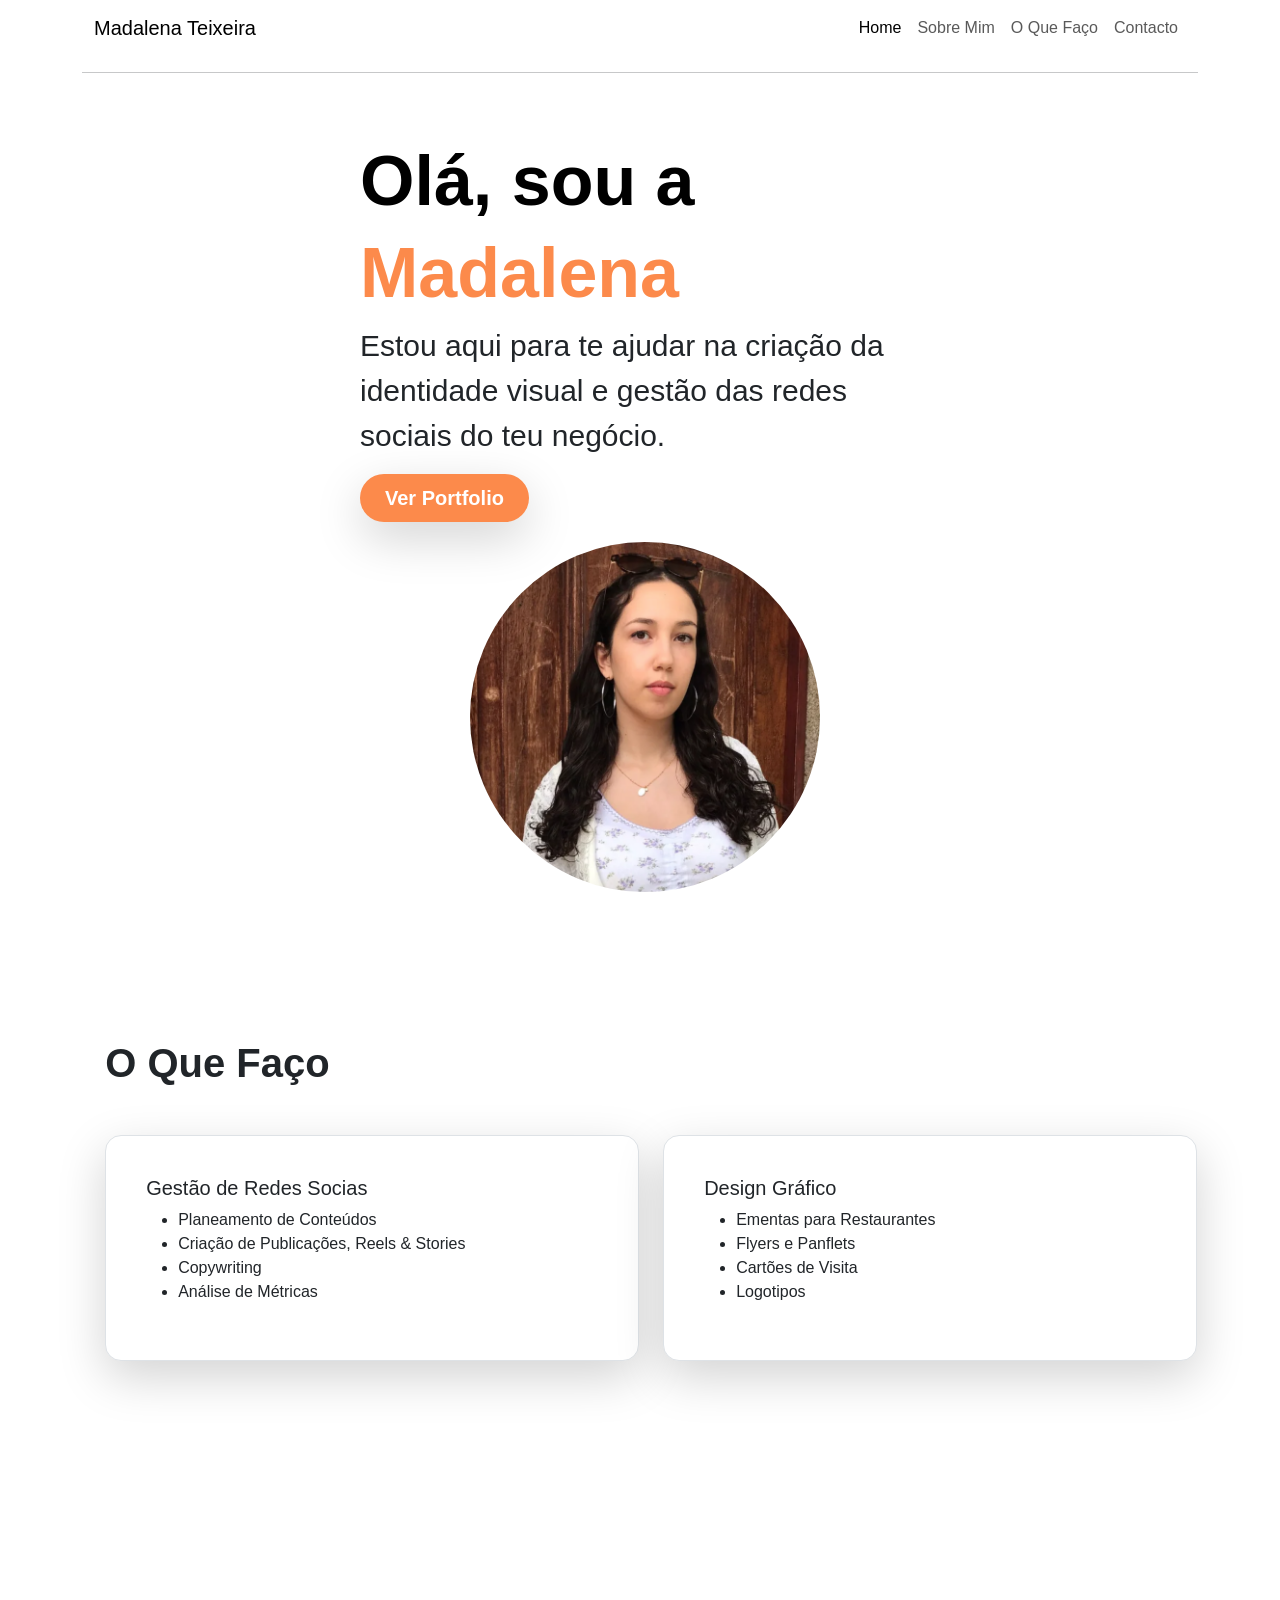
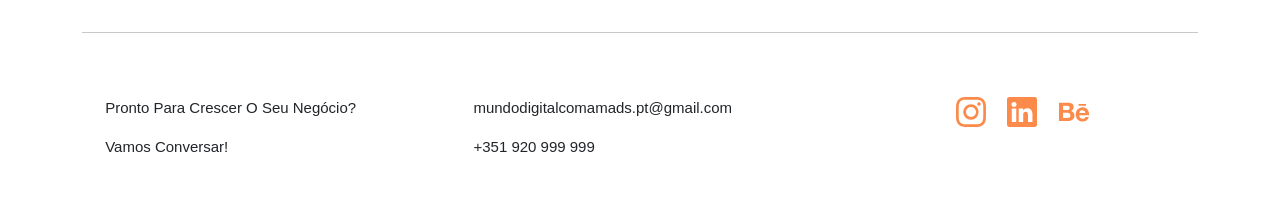
<file: index.html>
<!DOCTYPE html>
<html lang="en">

<head>
    <meta charset="UTF-8">
    <meta name="viewport" content="width=device-width, initial-scale=1.0">
    <title>Portfolio - Madalena Teixeira - Design</title>


    <!-- css Bootstrap-->
    <link href="https://cdn.jsdelivr.net/npm/bootstrap@5.3.8/dist/css/bootstrap.min.css" rel="stylesheet"
        integrity="sha384-sRIl4kxILFvY47J16cr9ZwB07vP4J8+LH7qKQnuqkuIAvNWLzeN8tE5YBujZqJLB" crossorigin="anonymous">
    <!-- .css Bootstrap-->

    <!-- CSS -->
    <link rel="stylesheet" href="./CSS/style.css">

    <!-- .CSS -->

    <!-- link icons -->
    <link rel="stylesheet" href="https://cdn.jsdelivr.net/npm/bootstrap-icons@1.13.2/font/bootstrap-icons.min.css">

</head>

<body class="container">


    <!-- menu de navegação -->

    <nav class="navbar navbar-expand-lg bg-white">
        <div class="container-fluid">
            <a class="navbar-brand" href="index.html">Madalena Teixeira</a>
            <button class="navbar-toggler" type="button" data-bs-toggle="collapse" data-bs-target="#navbarNav"
                aria-controls="navbarNav" aria-expanded="false" aria-label="Toggle navigation">
                <span class="navbar-toggler-icon"></span>
            </button>
            <div id="navbar" class="collapse navbar-collapse" id="navbarNav">

                <ul class="navbar-nav ms-auto"> <!-- ms-auto empurra os menus para a direita-->
                    <li class="nav-item">
                        <a class="nav-link active home" aria-current="page" href="index.html">Home</a>
                    </li>
                    <li class="nav-item">
                        <a class="nav-link" href="./pages/sobre mim.html">Sobre Mim</a>
                    </li>
                    <li class="nav-item">
                        <a class="nav-link" href="#Projetos">O Que Faço</a>
                    </li>
                    <li class="nav-item">
                        <a class="nav-link" href="./pages/contacto.html">Contacto</a>
                    </li>
                </ul>

            </div>

        </div>
    </nav>
    <hr>
    <!-- .menu de navegação -->


    <!-- secção de apresentação inicial -->

    <section id="inicio">
        <div id="bloco_um">
            <h1 id="ola">Olá, sou a</h1>
            <h1>Madalena</h1>
            <p>Estou aqui para te ajudar na criação da identidade visual e gestão das redes sociais do teu negócio.</p>
            <a href="https://www.behance.net/madalenteixeir5" target="_blank"  
                class="btn btn-lg shadow-lg rounded-pill px-4 fw-bold btn-portfolio">Ver Portfolio</a>
        </div>
        <div id="bloco_dois">
            <img alt="foto" src="./images/foto.png" />
        </div>

    </section>

    <!-- .secção de apresentação inicial -->

    <!-- secção trabalhos que faço -->

    <div id="Projetos" class="container py-5 projetos">
        <h4 class="mb-5">O Que Faço</h4>

        <div class="row g-4 align-items-center justify-content-center">
            <!-- Cartão 1: Gestão de Redes Sociais -->
            <div class=" col-12 col-md-6 ">
                <div class="card h-100 border p-4 shadow-lg rounded-4">

                    <div class="card-body">
                        <h5 class="card-title">Gestão de Redes Socias</h5>
                        <ul>
                            <li>Planeamento de Conteúdos</li>
                            <li>Criação de Publicações, Reels & Stories</li>
                            <li>Copywriting</li>
                            <li>Análise de Métricas</li>
                        </ul>

                    </div>
                </div>
            </div>

            <!-- Cartão 2: Design Gráfico -->
            <div class=" col-12 col-md-6 ">
                <div class="card h-100 border p-4 shadow-lg rounded-4">

                    <div class="card-body">
                        <h5 class="card-title">Design Gráfico</h5>
                        <ul>
                            <li>Ementas para Restaurantes</li>
                            <li>Flyers e Panflets</li>
                            <li>Cartões de Visita</li>
                            <li>Logotipos</li>
                        </ul>


                    </div>
                </div>
            </div>


    </div>
    </div>

    <!-- .secção trabalhos que faço -->


    <hr>

        <!-- secção rodapé -->
        <footer class=" py-5 footer">
            <div class="container">
                <div class="row">
                    <div class=" col-4 col-md-4 bg-white">
                        <p class="texto-rodape">Pronto Para Crescer O Seu Negócio?</p>
                        <p class="texto-rodape">Vamos Conversar!</p>
                    </div>
                    <div class="col-8 col-md-4 bg-white">
                        <p class="texto-rodape">mundodigitalcomamads.pt@gmail.com</p>
                        <p class="texto-rodape">+351 920 999 999</p>
                    </div>
                    <div class="col-md-4 bg-white">

                        <!-- link instagram -->
                        <a class="icon-link icon-link-hover" href="https://www.instagram.com/madalenat.digital/">
                            <svg xmlns="http://www.w3.org/2000/svg" width="16" height="16" fill="currentColor"
                                class="bi bi-instagram" viewBox="0 0 16 16">
                                <path
                                    d="M8 0C5.829 0 5.556.01 4.703.048 3.85.088 3.269.222 2.76.42a3.9 3.9 0 0 0-1.417.923A3.9 3.9 0 0 0 .42 2.76C.222 3.268.087 3.85.048 4.7.01 5.555 0 5.827 0 8.001c0 2.172.01 2.444.048 3.297.04.852.174 1.433.372 1.942.205.526.478.972.923 1.417.444.445.89.719 1.416.923.51.198 1.09.333 1.942.372C5.555 15.99 5.827 16 8 16s2.444-.01 3.298-.048c.851-.04 1.434-.174 1.943-.372a3.9 3.9 0 0 0 1.416-.923c.445-.445.718-.891.923-1.417.197-.509.332-1.09.372-1.942C15.99 10.445 16 10.173 16 8s-.01-2.445-.048-3.299c-.04-.851-.175-1.433-.372-1.941a3.9 3.9 0 0 0-.923-1.417A3.9 3.9 0 0 0 13.24.42c-.51-.198-1.092-.333-1.943-.372C10.443.01 10.172 0 7.998 0zm-.717 1.442h.718c2.136 0 2.389.007 3.232.046.78.035 1.204.166 1.486.275.373.145.64.319.92.599s.453.546.598.92c.11.281.24.705.275 1.485.039.843.047 1.096.047 3.231s-.008 2.389-.047 3.232c-.035.78-.166 1.203-.275 1.485a2.5 2.5 0 0 1-.599.919c-.28.28-.546.453-.92.598-.28.11-.704.24-1.485.276-.843.038-1.096.047-3.232.047s-2.39-.009-3.233-.047c-.78-.036-1.203-.166-1.485-.276a2.5 2.5 0 0 1-.92-.598 2.5 2.5 0 0 1-.6-.92c-.109-.281-.24-.705-.275-1.485-.038-.843-.046-1.096-.046-3.233s.008-2.388.046-3.231c.036-.78.166-1.204.276-1.486.145-.373.319-.64.599-.92s.546-.453.92-.598c.282-.11.705-.24 1.485-.276.738-.034 1.024-.044 2.515-.045zm4.988 1.328a.96.96 0 1 0 0 1.92.96.96 0 0 0 0-1.92m-4.27 1.122a4.109 4.109 0 1 0 0 8.217 4.109 4.109 0 0 0 0-8.217m0 1.441a2.667 2.667 0 1 1 0 5.334 2.667 2.667 0 0 1 0-5.334" />
                            </svg>

                        </a>

                        <!-- .link instagram -->


                        <!-- link linkedin -->
                        <a class="icon-link icon-link-hover" href="https://www.linkedin.com/in/madalena-mteixeira/">
                            <svg xmlns="http://www.w3.org/2000/svg" width="16" height="16" fill="currentColor"
                                class="bi bi-linkedin" viewBox="0 0 16 16">
                                <path
                                    d="M0 1.146C0 .513.526 0 1.175 0h13.65C15.474 0 16 .513 16 1.146v13.708c0 .633-.526 1.146-1.175 1.146H1.175C.526 16 0 15.487 0 14.854zm4.943 12.248V6.169H2.542v7.225zm-1.2-8.212c.837 0 1.358-.554 1.358-1.248-.015-.709-.52-1.248-1.342-1.248S2.4 3.226 2.4 3.934c0 .694.521 1.248 1.327 1.248zm4.908 8.212V9.359c0-.216.016-.432.08-.586.173-.431.568-.878 1.232-.878.869 0 1.216.662 1.216 1.634v3.865h2.401V9.25c0-2.22-1.184-3.252-2.764-3.252-1.274 0-1.845.7-2.165 1.193v.025h-.016l.016-.025V6.169h-2.4c.03.678 0 7.225 0 7.225z" />
                            </svg>

                        </a>
                        <!-- .link linkedin -->


                        <!-- link behance -->
                        <a class="icon-link icon-link-hover" href="https://www.behance.net/madalenteixeir5">
                            <svg xmlns="http://www.w3.org/2000/svg" width="16" height="16" fill="currentColor"
                                class="bi bi-behance" viewBox="0 0 16 16">
                                <path
                                    d="M4.654 3c.461 0 .887.035 1.278.14.39.07.711.216.996.391s.497.426.641.747c.14.32.216.711.216 1.137 0 .496-.106.922-.356 1.242-.215.32-.566.606-.997.817.606.176 1.067.496 1.348.922s.461.957.461 1.563c0 .496-.105.922-.285 1.278a2.3 2.3 0 0 1-.782.887c-.32.215-.711.39-1.137.496a5.3 5.3 0 0 1-1.278.176L0 12.803V3zm-.285 3.978c.39 0 .71-.105.957-.285.246-.18.355-.497.355-.887 0-.216-.035-.426-.105-.567a1 1 0 0 0-.32-.355 1.8 1.8 0 0 0-.461-.176c-.176-.035-.356-.035-.567-.035H2.17v2.31c0-.005 2.2-.005 2.2-.005zm.105 4.193c.215 0 .426-.035.606-.07.176-.035.356-.106.496-.216s.25-.215.356-.39c.07-.176.14-.391.14-.641 0-.496-.14-.852-.426-1.102-.285-.215-.676-.32-1.137-.32H2.17v2.734h2.305zm6.858-.035q.428.427 1.278.426c.39 0 .746-.106 1.032-.286q.426-.32.53-.64h1.74c-.286.851-.712 1.457-1.278 1.848-.566.355-1.243.566-2.06.566a4.1 4.1 0 0 1-1.527-.285 2.8 2.8 0 0 1-1.137-.782 2.85 2.85 0 0 1-.712-1.172c-.175-.461-.25-.957-.25-1.528 0-.531.07-1.032.25-1.493.18-.46.426-.852.747-1.207.32-.32.711-.606 1.137-.782a4 4 0 0 1 1.493-.285c.606 0 1.137.105 1.598.355.46.25.817.532 1.102.958.285.39.496.851.641 1.348.07.496.105.996.07 1.563h-5.15c0 .58.21 1.11.496 1.396m2.24-3.732c-.25-.25-.642-.391-1.103-.391-.32 0-.566.07-.781.176s-.356.25-.496.39a.96.96 0 0 0-.25.497c-.036.175-.07.32-.07.46h3.196c-.07-.526-.25-.882-.497-1.132zm-3.127-3.728h3.978v.957h-3.978z" />
                            </svg>

                        </a>
                        <!-- .link behance -->

                    </div>
                </div>
            </div>








        </footer>
<!-- .secção rodapé -->

<script src="https://cdn.jsdelivr.net/npm/bootstrap@5.3.3/dist/js/bootstrap.bundle.min.js"></script>
</body>

</html>
</file>
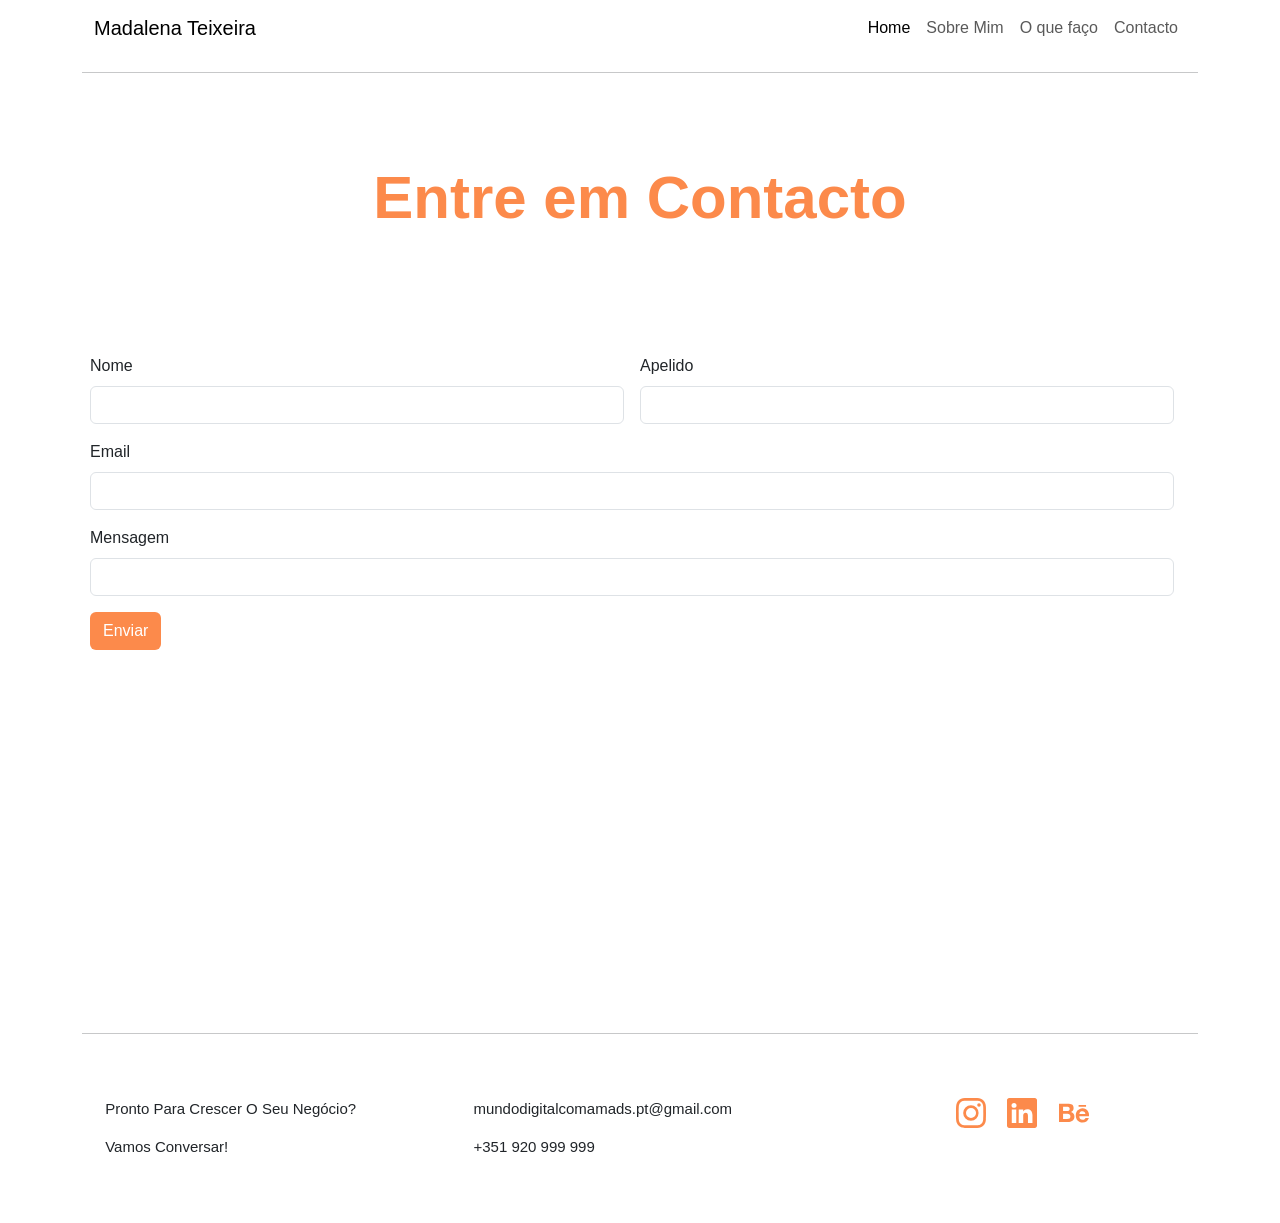
<file: pages/contacto.html>
<!DOCTYPE html>
<html lang="en">
<head>
    <meta charset="UTF-8">
    <meta name="viewport" content="width=device-width, initial-scale=1.0">
    <title>Contacto</title>

    <!-- css Bootstrap-->
    <link href="https://cdn.jsdelivr.net/npm/bootstrap@5.3.8/dist/css/bootstrap.min.css" 
    rel="stylesheet" 
    integrity="sha384-sRIl4kxILFvY47J16cr9ZwB07vP4J8+LH7qKQnuqkuIAvNWLzeN8tE5YBujZqJLB" 
    crossorigin="anonymous">
    <!-- .css Bootstrap-->

    <!-- CSS -->
    <link rel="stylesheet" href="../CSS/style.css">

    <!-- .CSS -->


</head>
<body class="container">

     <!-- menu de navegação -->


    <nav class="navbar navbar-expand-lg bg-white">
        <div class="container-fluid">
            <a class="navbar-brand" href="../index.html">Madalena Teixeira</a>
            <button class="navbar-toggler" type="button" data-bs-toggle="collapse" data-bs-target="#navbarNav"
                aria-controls="navbarNav" aria-expanded="false" aria-label="Toggle navigation">
                <span class="navbar-toggler-icon"></span>
            </button>
            <div id="navbar" class="collapse navbar-collapse" id="navbarNav">
                <ul class="navbar-nav ms-auto">
                    <li class="nav-item">
                        <a class="nav-link active" aria-current="page" href="../index.html">Home</a>
                    </li>
                    <li class="nav-item">
                        <a class="nav-link" href="/pages/sobre mim.html">Sobre Mim</a>
                    </li>
                    <li class="nav-item">
                        <a class="nav-link" href="../index.html#Projetos">O que faço</a>
                    </li>
                    <li class="nav-item">
                        <a class="nav-link" href="contacto.html">Contacto</a>
                    </li>
                </ul>
            </div>
        </div>
    </nav>
    <hr>
<!-- .menu de navegação -->






<!-- Formulário de contacto -->

<section id="form-container">
    <h6>Entre em Contacto</h6>

    <form class=" container py-5 row g-3 form">
            <div class="col-12 col-md-6">
                <label for="inputName" class="form-label">Nome</label>
                <input type="text" class="form-control" id="inputname" required>
            </div>

            <div class="col-12 col-md-6">
                <label for="inputName" class="form-label">Apelido</label>
                <input type="text" class="form-control" id="inputname" required>
           </div>
            
            <div class="col-12">
                <label for="inputEmail4" class="form-label">Email</label>
                <input type="email" class="form-control" id="inputEmail4" required>
           </div>

            <div class="col-12">
                <label for="inputAddress" class="form-label">Mensagem</label>
                <input type="text" class="form-control" id="inputmensage" required>
            </div>

            <div class="col-12">
                <button type="submit" class="btn btn-form">Enviar</button>
            </div>
            
    </form>
 </section>  

        


<hr>
         <!-- secção rodapé -->
        <footer class=" py-5 footer">
            <div class="container">
                <div class="row">
                    <div class=" col-4 col-md-4 bg-white">
                        <p class="texto-rodape">Pronto Para Crescer O Seu Negócio?</p>
                        <p class="texto-rodape">Vamos Conversar!</p>
                    </div>
                    <div class="col-8 col-md-4 bg-white">
                        <p class="texto-rodape">mundodigitalcomamads.pt@gmail.com</p>
                        <p class="texto-rodape">+351 920 999 999</p>
                    </div>
                    <div class="col-md-4 bg-white">

                        <!-- link instagram -->
                        <a class="icon-link icon-link-hover" href="https://www.instagram.com/madalenat.digital/">
                            <svg xmlns="http://www.w3.org/2000/svg" width="16" height="16" fill="currentColor"
                                class="bi bi-instagram" viewBox="0 0 16 16">
                                <path
                                    d="M8 0C5.829 0 5.556.01 4.703.048 3.85.088 3.269.222 2.76.42a3.9 3.9 0 0 0-1.417.923A3.9 3.9 0 0 0 .42 2.76C.222 3.268.087 3.85.048 4.7.01 5.555 0 5.827 0 8.001c0 2.172.01 2.444.048 3.297.04.852.174 1.433.372 1.942.205.526.478.972.923 1.417.444.445.89.719 1.416.923.51.198 1.09.333 1.942.372C5.555 15.99 5.827 16 8 16s2.444-.01 3.298-.048c.851-.04 1.434-.174 1.943-.372a3.9 3.9 0 0 0 1.416-.923c.445-.445.718-.891.923-1.417.197-.509.332-1.09.372-1.942C15.99 10.445 16 10.173 16 8s-.01-2.445-.048-3.299c-.04-.851-.175-1.433-.372-1.941a3.9 3.9 0 0 0-.923-1.417A3.9 3.9 0 0 0 13.24.42c-.51-.198-1.092-.333-1.943-.372C10.443.01 10.172 0 7.998 0zm-.717 1.442h.718c2.136 0 2.389.007 3.232.046.78.035 1.204.166 1.486.275.373.145.64.319.92.599s.453.546.598.92c.11.281.24.705.275 1.485.039.843.047 1.096.047 3.231s-.008 2.389-.047 3.232c-.035.78-.166 1.203-.275 1.485a2.5 2.5 0 0 1-.599.919c-.28.28-.546.453-.92.598-.28.11-.704.24-1.485.276-.843.038-1.096.047-3.232.047s-2.39-.009-3.233-.047c-.78-.036-1.203-.166-1.485-.276a2.5 2.5 0 0 1-.92-.598 2.5 2.5 0 0 1-.6-.92c-.109-.281-.24-.705-.275-1.485-.038-.843-.046-1.096-.046-3.233s.008-2.388.046-3.231c.036-.78.166-1.204.276-1.486.145-.373.319-.64.599-.92s.546-.453.92-.598c.282-.11.705-.24 1.485-.276.738-.034 1.024-.044 2.515-.045zm4.988 1.328a.96.96 0 1 0 0 1.92.96.96 0 0 0 0-1.92m-4.27 1.122a4.109 4.109 0 1 0 0 8.217 4.109 4.109 0 0 0 0-8.217m0 1.441a2.667 2.667 0 1 1 0 5.334 2.667 2.667 0 0 1 0-5.334" />
                            </svg>

                        </a>

                        <!-- .link instagram -->


                        <!-- link linkedin -->
                        <a class="icon-link icon-link-hover" href="https://www.linkedin.com/in/madalena-mteixeira/">
                            <svg xmlns="http://www.w3.org/2000/svg" width="16" height="16" fill="currentColor"
                                class="bi bi-linkedin" viewBox="0 0 16 16">
                                <path
                                    d="M0 1.146C0 .513.526 0 1.175 0h13.65C15.474 0 16 .513 16 1.146v13.708c0 .633-.526 1.146-1.175 1.146H1.175C.526 16 0 15.487 0 14.854zm4.943 12.248V6.169H2.542v7.225zm-1.2-8.212c.837 0 1.358-.554 1.358-1.248-.015-.709-.52-1.248-1.342-1.248S2.4 3.226 2.4 3.934c0 .694.521 1.248 1.327 1.248zm4.908 8.212V9.359c0-.216.016-.432.08-.586.173-.431.568-.878 1.232-.878.869 0 1.216.662 1.216 1.634v3.865h2.401V9.25c0-2.22-1.184-3.252-2.764-3.252-1.274 0-1.845.7-2.165 1.193v.025h-.016l.016-.025V6.169h-2.4c.03.678 0 7.225 0 7.225z" />
                            </svg>

                        </a>
                        <!-- .link linkedin -->


                        <!-- link behance -->
                        <a class="icon-link icon-link-hover" href="https://www.behance.net/madalenteixeir5">
                            <svg xmlns="http://www.w3.org/2000/svg" width="16" height="16" fill="currentColor"
                                class="bi bi-behance" viewBox="0 0 16 16">
                                <path
                                    d="M4.654 3c.461 0 .887.035 1.278.14.39.07.711.216.996.391s.497.426.641.747c.14.32.216.711.216 1.137 0 .496-.106.922-.356 1.242-.215.32-.566.606-.997.817.606.176 1.067.496 1.348.922s.461.957.461 1.563c0 .496-.105.922-.285 1.278a2.3 2.3 0 0 1-.782.887c-.32.215-.711.39-1.137.496a5.3 5.3 0 0 1-1.278.176L0 12.803V3zm-.285 3.978c.39 0 .71-.105.957-.285.246-.18.355-.497.355-.887 0-.216-.035-.426-.105-.567a1 1 0 0 0-.32-.355 1.8 1.8 0 0 0-.461-.176c-.176-.035-.356-.035-.567-.035H2.17v2.31c0-.005 2.2-.005 2.2-.005zm.105 4.193c.215 0 .426-.035.606-.07.176-.035.356-.106.496-.216s.25-.215.356-.39c.07-.176.14-.391.14-.641 0-.496-.14-.852-.426-1.102-.285-.215-.676-.32-1.137-.32H2.17v2.734h2.305zm6.858-.035q.428.427 1.278.426c.39 0 .746-.106 1.032-.286q.426-.32.53-.64h1.74c-.286.851-.712 1.457-1.278 1.848-.566.355-1.243.566-2.06.566a4.1 4.1 0 0 1-1.527-.285 2.8 2.8 0 0 1-1.137-.782 2.85 2.85 0 0 1-.712-1.172c-.175-.461-.25-.957-.25-1.528 0-.531.07-1.032.25-1.493.18-.46.426-.852.747-1.207.32-.32.711-.606 1.137-.782a4 4 0 0 1 1.493-.285c.606 0 1.137.105 1.598.355.46.25.817.532 1.102.958.285.39.496.851.641 1.348.07.496.105.996.07 1.563h-5.15c0 .58.21 1.11.496 1.396m2.24-3.732c-.25-.25-.642-.391-1.103-.391-.32 0-.566.07-.781.176s-.356.25-.496.39a.96.96 0 0 0-.25.497c-.036.175-.07.32-.07.46h3.196c-.07-.526-.25-.882-.497-1.132zm-3.127-3.728h3.978v.957h-3.978z" />
                            </svg>

                        </a>
                        <!-- .link behance -->

                    </div>
                </div>
            </div>








        </footer>
<!-- .secção rodapé -->


<script src="https://cdn.jsdelivr.net/npm/bootstrap@5.3.3/dist/js/bootstrap.bundle.min.js"></script>
</body>
</html>
</file>
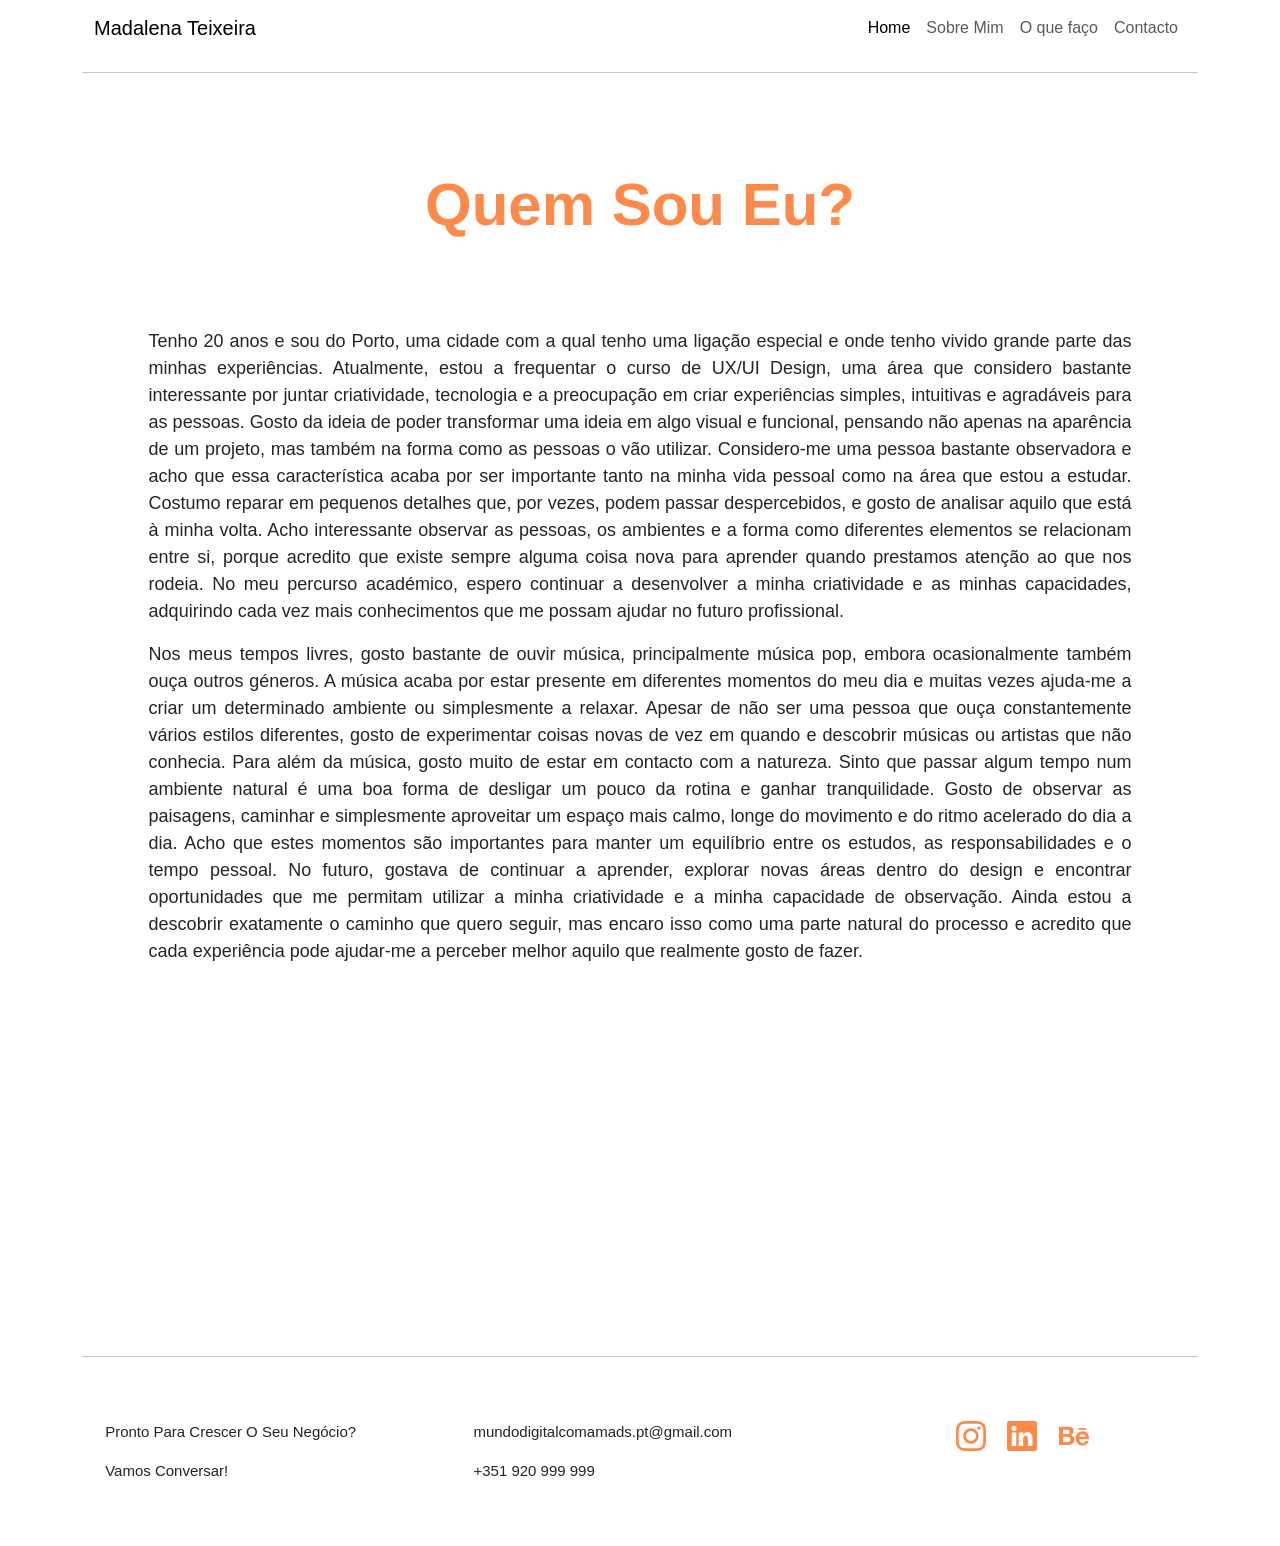
<file: pages/sobre mim.html>
<!DOCTYPE html>
<html lang="en">
<head>
    <meta charset="UTF-8">
    <meta name="viewport" content="width=device-width, initial-scale=1.0">
    <title>Sobre Mim</title>


     <!-- css Bootstrap-->
    <link href="https://cdn.jsdelivr.net/npm/bootstrap@5.3.8/dist/css/bootstrap.min.css" 
    rel="stylesheet" 
    integrity="sha384-sRIl4kxILFvY47J16cr9ZwB07vP4J8+LH7qKQnuqkuIAvNWLzeN8tE5YBujZqJLB" 
    crossorigin="anonymous">
    <!-- .css Bootstrap-->

    <!-- CSS -->
    <link rel="stylesheet" href="../CSS/style.css">

    <!-- .CSS -->


</head>
<body class="container">

     <!-- menu de navegação -->


    <nav class="navbar navbar-expand-lg bg-white">
        <div class="container-fluid">
            <a class="navbar-brand" href="../index.html">Madalena Teixeira</a>
            <button class="navbar-toggler" type="button" data-bs-toggle="collapse" data-bs-target="#navbarNav"
                aria-controls="navbarNav" aria-expanded="false" aria-label="Toggle navigation">
                <span class="navbar-toggler-icon"></span>
            </button>
            <div id="navbar" class="collapse navbar-collapse" id="navbarNav">
                <ul class="navbar-nav ms-auto">
                    <li class="nav-item">
                        <a class="nav-link active" aria-current="page" href="../index.html">Home</a>
                    </li>
                    <li class="nav-item">
                        <a class="nav-link" href="/pages/sobre mim.html">Sobre Mim</a>
                    </li>
                    <li class="nav-item">
                        <a class="nav-link" href="../index.html#Projetos">O que faço</a>
                    </li>
                    <li class="nav-item">
                        <a class="nav-link" href="/pages/contacto.html">Contacto</a>
                    </li>
                </ul>
            </div>
        </div>
    </nav>
    <hr>
<!-- .menu de navegação -->

    
   <section id="sobre" class="container mt-5 py-5 w-60 ">

        <h1 class="text-center titulo-sobre-mim">Quem Sou Eu?</h1>
        <br>
    <div id="info">
        <p class="texto-sobre-mim">Tenho 20 anos e sou do Porto, uma cidade com a qual tenho uma ligação especial e onde tenho vivido grande
            parte das minhas experiências. Atualmente, estou a frequentar o curso de UX/UI Design, uma área que
            considero bastante interessante por juntar criatividade, tecnologia e a preocupação em criar experiências
            simples, intuitivas e agradáveis para as pessoas. Gosto da ideia de poder transformar uma ideia em algo
            visual e funcional, pensando não apenas na aparência de um projeto, mas também na forma como as pessoas o
            vão utilizar. Considero-me uma pessoa bastante observadora e acho que essa característica acaba por ser
            importante tanto na minha vida pessoal como na área que estou a estudar. Costumo reparar em pequenos
            detalhes que, por vezes, podem passar despercebidos, e gosto de analisar aquilo que está à minha volta. Acho
            interessante observar as pessoas, os ambientes e a forma como diferentes elementos se relacionam entre si,
            porque acredito que existe sempre alguma coisa nova para aprender quando prestamos atenção ao que nos
            rodeia. No meu percurso académico, espero continuar a desenvolver a minha criatividade e as minhas
            capacidades, adquirindo cada vez mais conhecimentos que me possam ajudar no futuro profissional.</p>
        <p class="texto-sobre-mim">Nos meus tempos livres, gosto bastante de ouvir música, principalmente música pop, embora ocasionalmente
            também ouça outros géneros. A música acaba por estar presente em diferentes momentos do meu dia e muitas
            vezes ajuda-me a criar um determinado ambiente ou simplesmente a relaxar. Apesar de não ser uma pessoa que
            ouça constantemente vários estilos diferentes, gosto de experimentar coisas novas de vez em quando e
            descobrir músicas ou artistas que não conhecia. Para além da música, gosto muito de estar em contacto com a
            natureza. Sinto que passar algum tempo num ambiente natural é uma boa forma de desligar um pouco da rotina e
            ganhar tranquilidade. Gosto de observar as paisagens, caminhar e simplesmente aproveitar um espaço mais
            calmo, longe do movimento e do ritmo acelerado do dia a dia. Acho que estes momentos são importantes para
            manter um equilíbrio entre os estudos, as responsabilidades e o tempo pessoal. No futuro, gostava de
            continuar a aprender, explorar novas áreas dentro do design e encontrar oportunidades que me permitam
            utilizar a minha criatividade e a minha capacidade de observação. Ainda estou a descobrir exatamente o
            caminho que quero seguir, mas encaro isso como uma parte natural do processo e acredito que cada experiência
            pode ajudar-me a perceber melhor aquilo que realmente gosto de fazer.</p>
    </div>
    </section>
<hr>
 <!-- secção rodapé -->
        <footer class=" py-5 footer">
            <div class="container">
                <div class="row">
                    <div class=" col-4 col-md-4 bg-white">
                        <p class="texto-rodape">Pronto Para Crescer O Seu Negócio?</p>
                        <p class="texto-rodape">Vamos Conversar!</p>
                    </div>
                    <div class="col-8 col-md-4 bg-white">
                        <p class="texto-rodape">mundodigitalcomamads.pt@gmail.com</p>
                        <p class="texto-rodape">+351 920 999 999</p>
                    </div>
                    <div class="col-md-4 bg-white">

                        <!-- link instagram -->
                        <a class="icon-link icon-link-hover" href="https://www.instagram.com/madalenat.digital/">
                            <svg xmlns="http://www.w3.org/2000/svg" width="16" height="16" fill="currentColor"
                                class="bi bi-instagram" viewBox="0 0 16 16">
                                <path
                                    d="M8 0C5.829 0 5.556.01 4.703.048 3.85.088 3.269.222 2.76.42a3.9 3.9 0 0 0-1.417.923A3.9 3.9 0 0 0 .42 2.76C.222 3.268.087 3.85.048 4.7.01 5.555 0 5.827 0 8.001c0 2.172.01 2.444.048 3.297.04.852.174 1.433.372 1.942.205.526.478.972.923 1.417.444.445.89.719 1.416.923.51.198 1.09.333 1.942.372C5.555 15.99 5.827 16 8 16s2.444-.01 3.298-.048c.851-.04 1.434-.174 1.943-.372a3.9 3.9 0 0 0 1.416-.923c.445-.445.718-.891.923-1.417.197-.509.332-1.09.372-1.942C15.99 10.445 16 10.173 16 8s-.01-2.445-.048-3.299c-.04-.851-.175-1.433-.372-1.941a3.9 3.9 0 0 0-.923-1.417A3.9 3.9 0 0 0 13.24.42c-.51-.198-1.092-.333-1.943-.372C10.443.01 10.172 0 7.998 0zm-.717 1.442h.718c2.136 0 2.389.007 3.232.046.78.035 1.204.166 1.486.275.373.145.64.319.92.599s.453.546.598.92c.11.281.24.705.275 1.485.039.843.047 1.096.047 3.231s-.008 2.389-.047 3.232c-.035.78-.166 1.203-.275 1.485a2.5 2.5 0 0 1-.599.919c-.28.28-.546.453-.92.598-.28.11-.704.24-1.485.276-.843.038-1.096.047-3.232.047s-2.39-.009-3.233-.047c-.78-.036-1.203-.166-1.485-.276a2.5 2.5 0 0 1-.92-.598 2.5 2.5 0 0 1-.6-.92c-.109-.281-.24-.705-.275-1.485-.038-.843-.046-1.096-.046-3.233s.008-2.388.046-3.231c.036-.78.166-1.204.276-1.486.145-.373.319-.64.599-.92s.546-.453.92-.598c.282-.11.705-.24 1.485-.276.738-.034 1.024-.044 2.515-.045zm4.988 1.328a.96.96 0 1 0 0 1.92.96.96 0 0 0 0-1.92m-4.27 1.122a4.109 4.109 0 1 0 0 8.217 4.109 4.109 0 0 0 0-8.217m0 1.441a2.667 2.667 0 1 1 0 5.334 2.667 2.667 0 0 1 0-5.334" />
                            </svg>

                        </a>

                        <!-- .link instagram -->


                        <!-- link linkedin -->
                        <a class="icon-link icon-link-hover" href="https://www.linkedin.com/in/madalena-mteixeira/">
                            <svg xmlns="http://www.w3.org/2000/svg" width="16" height="16" fill="currentColor"
                                class="bi bi-linkedin" viewBox="0 0 16 16">
                                <path
                                    d="M0 1.146C0 .513.526 0 1.175 0h13.65C15.474 0 16 .513 16 1.146v13.708c0 .633-.526 1.146-1.175 1.146H1.175C.526 16 0 15.487 0 14.854zm4.943 12.248V6.169H2.542v7.225zm-1.2-8.212c.837 0 1.358-.554 1.358-1.248-.015-.709-.52-1.248-1.342-1.248S2.4 3.226 2.4 3.934c0 .694.521 1.248 1.327 1.248zm4.908 8.212V9.359c0-.216.016-.432.08-.586.173-.431.568-.878 1.232-.878.869 0 1.216.662 1.216 1.634v3.865h2.401V9.25c0-2.22-1.184-3.252-2.764-3.252-1.274 0-1.845.7-2.165 1.193v.025h-.016l.016-.025V6.169h-2.4c.03.678 0 7.225 0 7.225z" />
                            </svg>

                        </a>
                        <!-- .link linkedin -->


                        <!-- link behance -->
                        <a class="icon-link icon-link-hover" href="https://www.behance.net/madalenteixeir5">
                            <svg xmlns="http://www.w3.org/2000/svg" width="16" height="16" fill="currentColor"
                                class="bi bi-behance" viewBox="0 0 16 16">
                                <path
                                    d="M4.654 3c.461 0 .887.035 1.278.14.39.07.711.216.996.391s.497.426.641.747c.14.32.216.711.216 1.137 0 .496-.106.922-.356 1.242-.215.32-.566.606-.997.817.606.176 1.067.496 1.348.922s.461.957.461 1.563c0 .496-.105.922-.285 1.278a2.3 2.3 0 0 1-.782.887c-.32.215-.711.39-1.137.496a5.3 5.3 0 0 1-1.278.176L0 12.803V3zm-.285 3.978c.39 0 .71-.105.957-.285.246-.18.355-.497.355-.887 0-.216-.035-.426-.105-.567a1 1 0 0 0-.32-.355 1.8 1.8 0 0 0-.461-.176c-.176-.035-.356-.035-.567-.035H2.17v2.31c0-.005 2.2-.005 2.2-.005zm.105 4.193c.215 0 .426-.035.606-.07.176-.035.356-.106.496-.216s.25-.215.356-.39c.07-.176.14-.391.14-.641 0-.496-.14-.852-.426-1.102-.285-.215-.676-.32-1.137-.32H2.17v2.734h2.305zm6.858-.035q.428.427 1.278.426c.39 0 .746-.106 1.032-.286q.426-.32.53-.64h1.74c-.286.851-.712 1.457-1.278 1.848-.566.355-1.243.566-2.06.566a4.1 4.1 0 0 1-1.527-.285 2.8 2.8 0 0 1-1.137-.782 2.85 2.85 0 0 1-.712-1.172c-.175-.461-.25-.957-.25-1.528 0-.531.07-1.032.25-1.493.18-.46.426-.852.747-1.207.32-.32.711-.606 1.137-.782a4 4 0 0 1 1.493-.285c.606 0 1.137.105 1.598.355.46.25.817.532 1.102.958.285.39.496.851.641 1.348.07.496.105.996.07 1.563h-5.15c0 .58.21 1.11.496 1.396m2.24-3.732c-.25-.25-.642-.391-1.103-.391-.32 0-.566.07-.781.176s-.356.25-.496.39a.96.96 0 0 0-.25.497c-.036.175-.07.32-.07.46h3.196c-.07-.526-.25-.882-.497-1.132zm-3.127-3.728h3.978v.957h-3.978z" />
                            </svg>

                        </a>
                        <!-- .link behance -->

                    </div>
                </div>
            </div>








        </footer>
<!-- .secção rodapé -->
<script src="https://cdn.jsdelivr.net/npm/bootstrap@5.3.3/dist/js/bootstrap.bundle.min.js"></script>
</body>
</html>
</file>
<file: CSS/style.css>
body {
    font-family: Arial, Helvetica, sans-serif
}

/* css da parte inicial do site */
h1{
    color: rgb(252, 138, 75);
    text-decoration: solid;
    font-size: 70px;
    font-weight: bold;
}

#ola{
    color: #000000;
}

p{
    font-size: 30px;
}


#inicio{
    text-align: center;
    margin-top: 5%;
}

#bloco_um{
    width: 600px;
    text-align: left;
    padding: 10px 10px 10px 20px;
    display: inline-block;
    vertical-align: middle; /* Alinha o bloco ao centro verticalmente */
}

#bloco_dois{
    width: 600px;
    padding: 10px 10px 10px 20px;
    display: inline-block;
    vertical-align: middle; /* Alinha o bloco ao centro verticalmente */
}

.btn-portfolio{
    background-color:rgb(252, 138, 75); 
    color: #ffffff;

}

/* mudança da cor do botão, com o rato em cima */
.btn-portfolio:hover {
    background-color: #000000;
    color: #ffffff;
}



img{
    width: 350px;
    border-radius: 50%;
   
}

/* css da parte inicial do site */



/* css da secção de projetos */
.projetos{
    margin-top: 8%;
    margin-left: 1%;
    margin-bottom: 20%;
}

h4{
    text-align: left;
    font-display: left;
    font-size: 40px;
    font-weight: bold;
}



/* css do rodapé */
.texto-rodape{
    font-size: 15px;
    text-align: left;
}

.icon-link{
    color: rgb(252, 138, 75); 
    font-size: 30px;
    margin-left: 5%;

}

.footer{
    margin-left: 1%;
    text-align: center;
    border: #000000;
}





/* css da página sobre mim */
.titulo-sobre-mim{
    font-size: 60px;
    
}




.texto-sobre-mim{
    font-size: 18px;
    text-align: justify;
   
    
}

#info{
    margin-top: 5%;
    margin-bottom: 30%;
    margin-left: 5%;
    margin-right: 5%;
}




/* css da página de contacto */

h6{
    color:rgb(252, 138, 75);  
    font-size: 60px;
    text-align: center;
    font-weight: bold;
    
}

.btn-form{
    background-color:rgb(252, 138, 75); 
    color: #ffffff;
}

/* mudança da cor do botão, com o rato em cima */
.btn-form:hover {
    background-color: #000000;
    color: #ffffff;
}

.form{
    margin-top: 5%;
    margin-bottom: 30%;
  
}

#form-container{
    margin-top: 8%;
    margin-bottom: 30%;
}




/* Responsividade para mobile e tablet */

/* Em ecrãs pequenos (Telemóveis - até 768px) */
@media (max-width: 768px) {
    /* Ajuste do tamanho dos títulos para ecrãs pequenos */
    h1 {
        font-size: 40px;
    }
    
    .titulo-sobre-mim, h6 {
        font-size: 38px;
    }

    h4 {
        font-size: 28px;
        text-align: center;
    }

    /* Ajuste do tamanho do texto */
    p {
        font-size: 18px;
    }

    .texto-sobre-mim {
        font-size: 16px;
    }

    /* Remoção de larguras fixas dos blocos */
    #bloco_um, #bloco_dois {
        width: 100%;
        padding: 10px;
        display: block;
    }

    /* Imagem de perfil proporcional */
    .foto-perfil {
        width: 250px;
        max-width: 100%;
        height: auto;
        margin-top: 20px;
    }

    /* Ajustes nos margens para não haver demasiado espaço em branco */
    #info, #form-container, .projetos {
        margin-top: 5%;
        margin-bottom: 10%;
        margin-left: 0;
        margin-right: 0;
    }

    /* Alinhamento do rodapé em telemóvel */
    .footer .row > div {
        width: 100%;
        text-align: center !important;
        margin-bottom: 15px;
    }

    .texto-rodape {
        text-align: center;
    }
}

/* Em ecrãs médios (Tablets - entre 768px e 992px) */
@media (min-width: 769px) and (max-width: 992px) {
    h1 {
        font-size: 50px;
    }

    p {
        font-size: 22px;
    }

    #bloco_um, #bloco_dois {
        width: 48%;
    }
}
</file>
